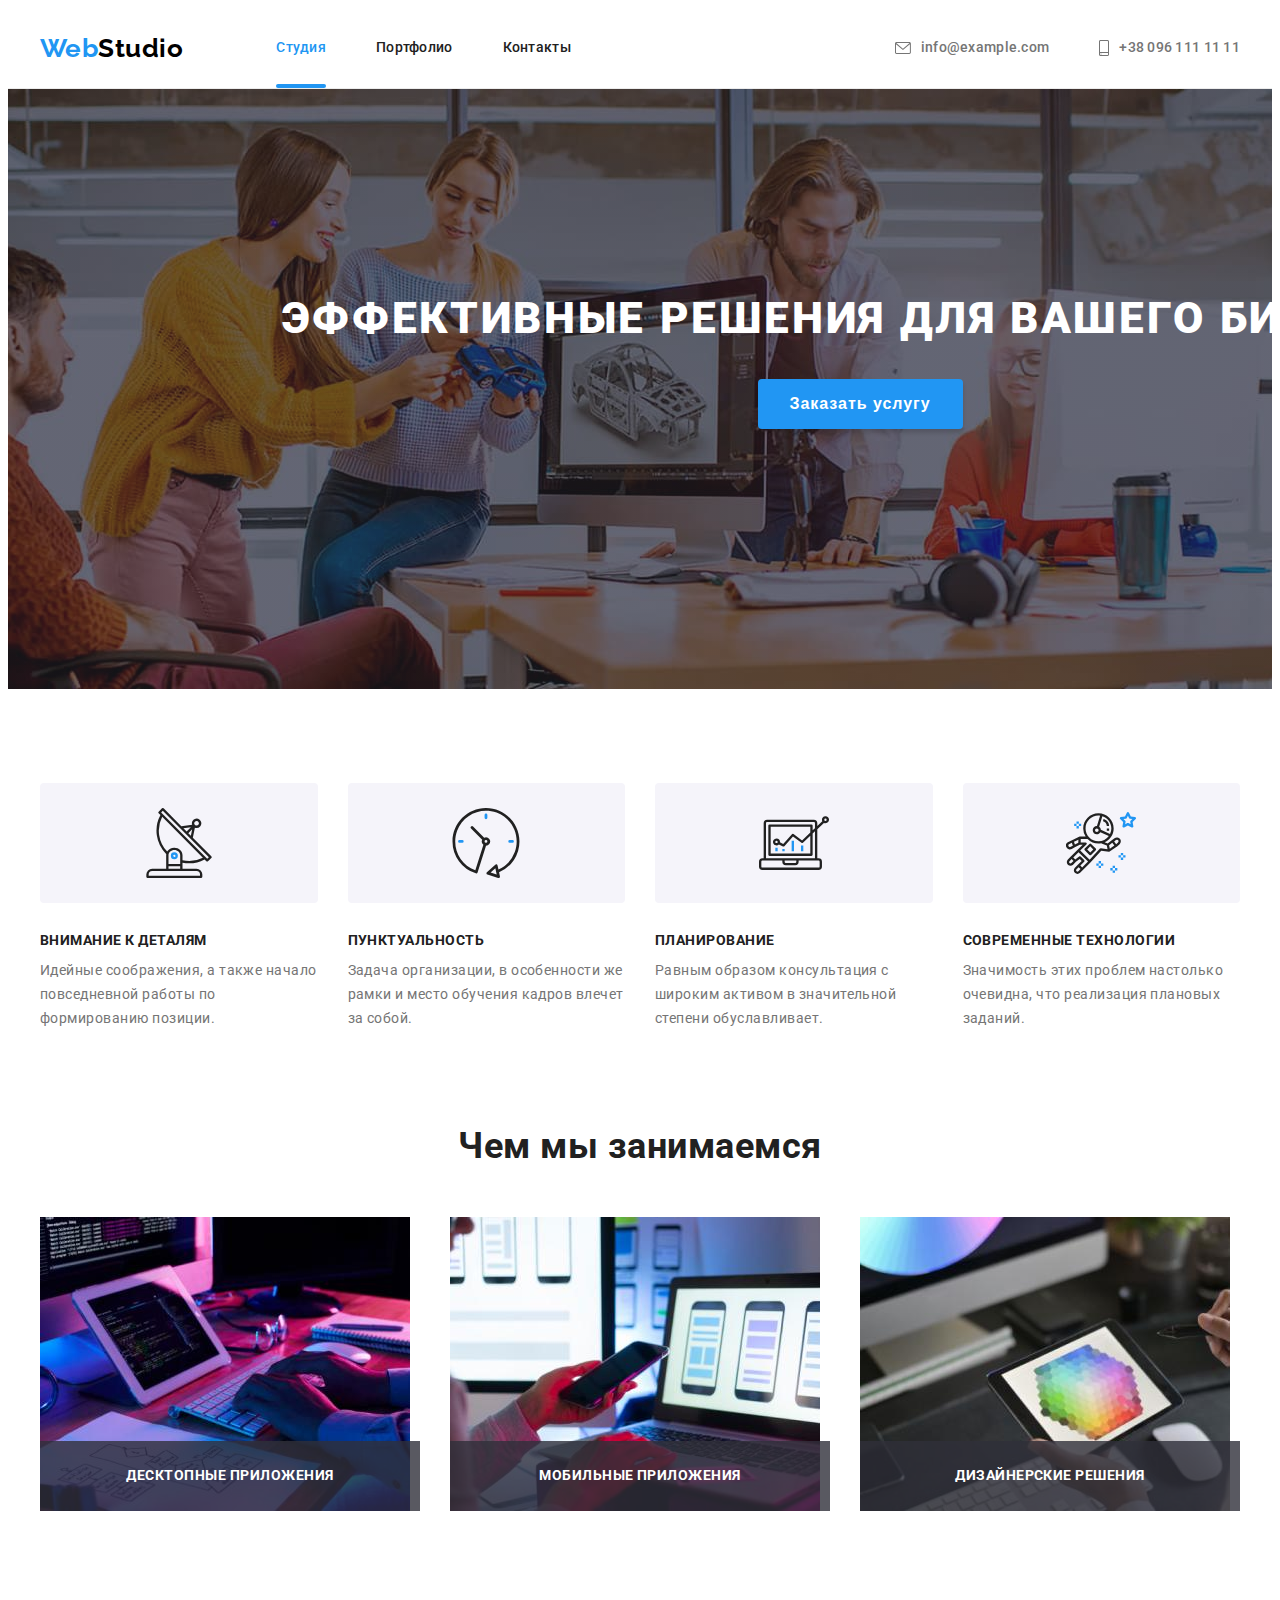
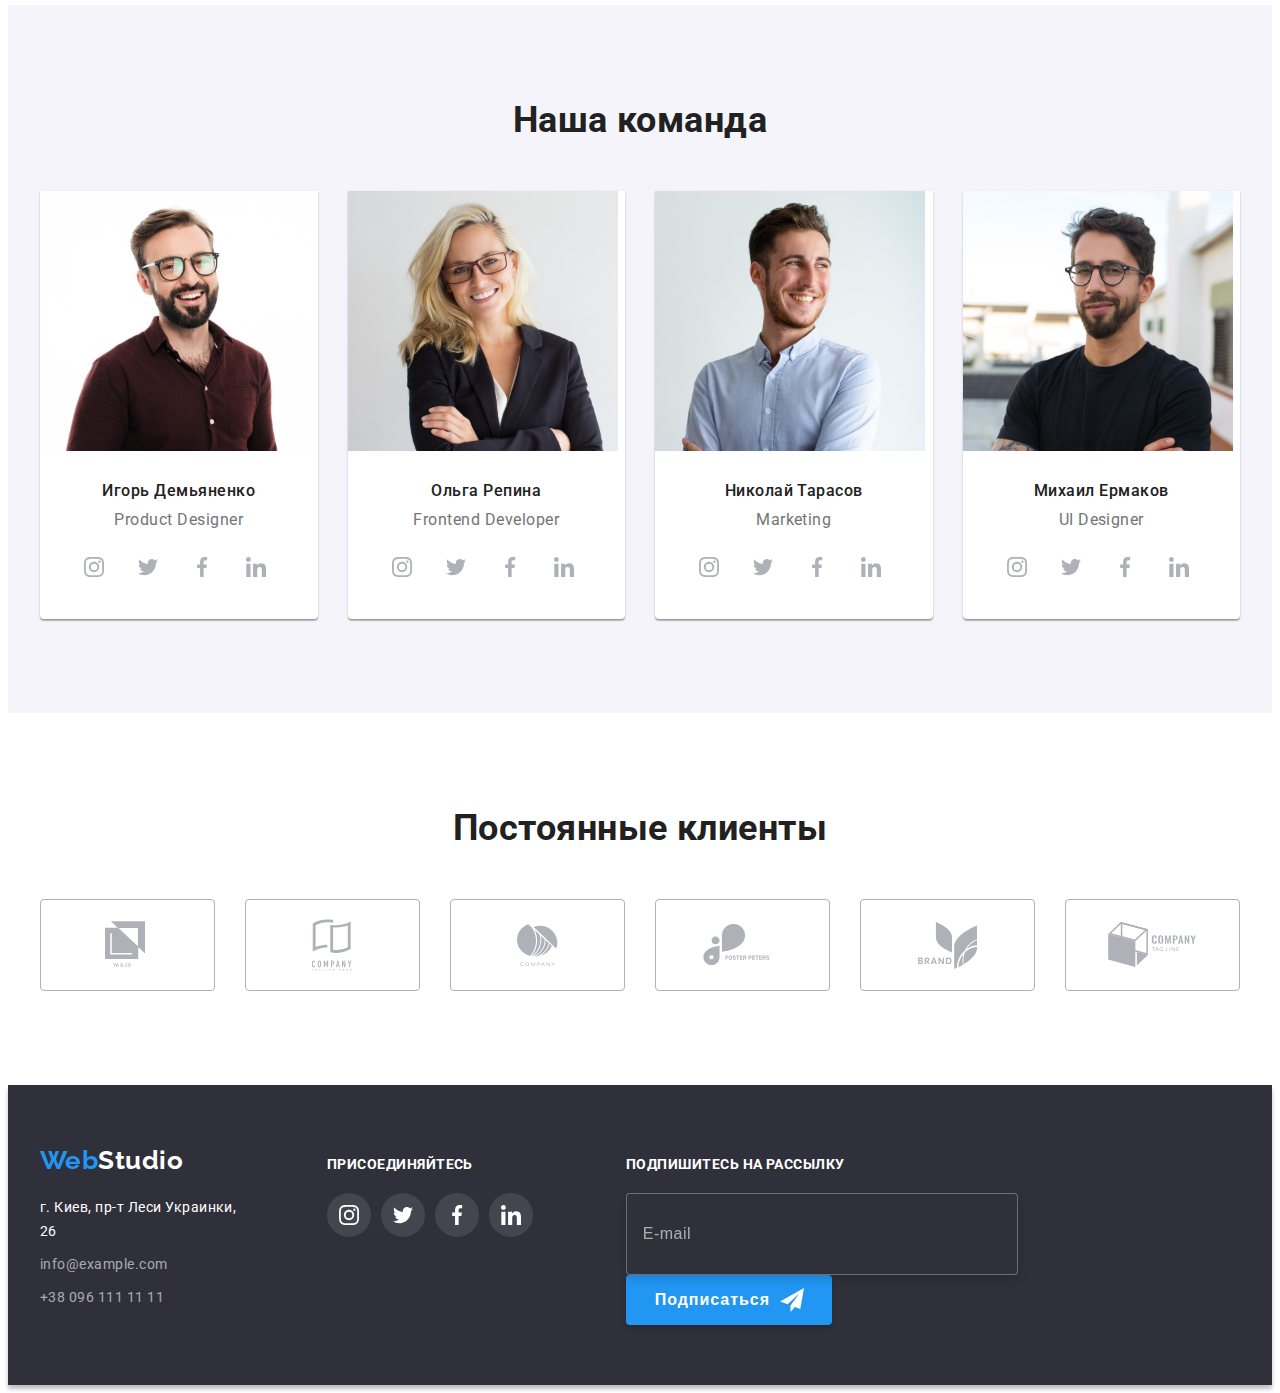
<file: index.html>
<!DOCTYPE html>
<html lang="ru">
  <head>
    <meta charset="UTF-8" />
    <meta http-equiv="X-UA-Compatible" content="IE=edge" />
    <meta name="viewport" content="width=device-width, initial-scale=1.0" />
    <title>Вебстудия</title>
    <link rel="preconnect" href="https://fonts.gstatic.com" />
    <link
      href="https://fonts.googleapis.com/css2?family=Raleway:wght@700&family=Roboto:wght@400;500;700;900&display=swap"
      rel="stylesheet"
    />
    <link
      rel="stylesheet"
      href="https://cdnjs.cloudflare.com/ajax/libs/modern-normalize/1.0.0/modern-normalize.min.css"
      integrity="sha512-ISS7cAi1PEhQ8jnbJpJZMd29NlhNj4AWYyLOSp2CE/CsHxTCu+r+t0D2yoJudVrd0/8fTVPUVDzY5Tvli75u/g=="
      crossorigin="anonymous"
    />
    <link rel="stylesheet" href="./css/styles.css" />
  </head>
  <body>
    <header class="header">
      <div class="container">
        <nav class="header-nav">
          <a class="logo link" href="./index.html" lang="en">
            <span class="logo-part">Web</span>Studio
          </a>
          <ul class="header-nav-menu list">
            <li class="header-item">
              <a class="header-link link active" href="./index.html">Студия</a>
            </li>
            <li class="header-item">
              <a class="header-link link" href="./portfolio.html">Портфолио</a>
            </li>
            <li class="header-item">
              <a class="header-link link" href="">Контакты</a>
            </li>
          </ul>
        </nav>
        <ul class="header-auth list">
          <li class="header-item">
            <a class="header-link link" href="mailto:info@example.com">
              <svg class="header-icon" width="16" height="12">
                <use href="./images/sprite.svg#envelope"></use>
              </svg>
              info@example.com</a
            >
          </li>
          <li class="header-item">
            <a class="header-link link" href="tel:+380961111111">
              <svg class="header-icon" width="10" height="16">
                <use href="./images/sprite.svg#smartphone"></use>
              </svg>
              +38 096 111 11 11
            </a>
          </li>
        </ul>
      </div>
    </header>

    <main>
      <!--HERO-->
      <section class="hero overlay">
        <div class="container">
          <h1 class="hero-title">Эффективные решения для вашего бизнеса</h1>
          <button class="hero-btn" type="button" data-modal-open>
            Заказать услугу
          </button>
        </div>
      </section>

      <!-- FEATURES-->

      <section class="features section">
        <h2 class="suptitle visually-hidden">Особенности</h2>
        <div class="container">
          <ul class="features-list list">
            <li class="features-item">
              <div class="features-item-icon">
                <svg class="icon" width="70" height="70">
                  <use href="./images/sprite.svg#antenna"></use>
                </svg>
              </div>
              <h3 class="features-item-title subtitle">Внимание к деталям</h3>
              <p class="features-item-desc">
                Идейные соображения, а также начало повседневной работы по
                формированию позиции.
              </p>
            </li>
            <li class="features-item">
              <div class="features-item-icon">
                <svg class="icon" width="70" height="70">
                  <use href="./images/sprite.svg#clock"></use>
                </svg>
              </div>

              <h3 class="features-item-title subtitle">Пунктуальность</h3>
              <p class="features-item-desc">
                Задача организации, в особенности же рамки и место обучения
                кадров влечет за собой.
              </p>
            </li>
            <li class="features-item">
              <div class="features-item-icon">
                <svg class="icon" width="70" height="70">
                  <use href="./images/sprite.svg#diagram"></use>
                </svg>
              </div>

              <h3 class="features-item-title subtitle">Планирование</h3>
              <p class="features-item-desc">
                Равным образом консультация с широким активом в значительной
                степени обуславливает.
              </p>
            </li>
            <li class="features-item">
              <div class="features-item-icon">
                <svg class="icon" width="70" height="70">
                  <use href="./images/sprite.svg#astronaut"></use>
                </svg>
              </div>
              <h3 class="features-item-title subtitle">
                Современные технологии
              </h3>
              <p class="features-item-desc">
                Значимость этих проблем настолько очевидна, что реализация
                плановых заданий.
              </p>
            </li>
          </ul>
        </div>
      </section>

      <!--TEAM PRODUCTION-->
      <section class="about section">
        <div class="container">
          <h2 class="suptitle">Чем мы занимаемся</h2>
          <ul class="about-list list">
            <li class="about-list-item">
              <img
                class="about-list-img"
                src="./images/img-1.jpg"
                alt="Человек набирает текст на телефоне"
                width="370"
                height="294"
              />
              <p class="about-list-desc subtitle">Десктопные приложения</p>
            </li>
            <li class="about-list-item">
              <img
                class="about-list-img"
                src="./images/img-2.jpg"
                alt="Телефон в руке возле компьютера"
                width="370"
                height="294"
              />
              <p class="about-list-desc subtitle">Мобильные приложения</p>
            </li>
            <li class="about-list-item">
              <img
                class="about-list-img"
                src="./images/img-3.jpg"
                alt="Подбор цвета в приложении на планшете"
                width="370"
                height="294"
              />
              <p class="about-list-desc subtitle">Дизайнерские решения</p>
            </li>
          </ul>
        </div>
      </section>

      <!--TEAM-->
      <section class="team section">
        <div class="container">
          <h2 class="suptitle">Наша команда</h2>
          <ul class="team-list list">
            <li class="team-list-item">
              <img
                class="team-list-img"
                src="./images/foto-1.jpg"
                alt="Фото члена команды"
                width="270"
                height="260"
              />
              <div class="team-list-heading">
                <h3 class="team-list-title">Игорь Демьяненко</h3>
                <p class="team-list-desc" lang="en">Product Designer</p>
                <ul class="icon-list-messenger list">
                  <li class="icon-app">
                    <a class="icon-app-messenger link" href="">
                      <svg class="icon-messenger" width="20" height="20">
                        <use href="./images/sprite.svg#instagram"></use>
                      </svg>
                    </a>
                  </li>
                  <li class="icon-app">
                    <a class="icon-app-messenger link" href="">
                      <svg class="icon-messenger" width="20" height="20">
                        <use href="./images/sprite.svg#twitter"></use>
                      </svg>
                    </a>
                  </li>
                  <li class="icon-app">
                    <a class="icon-app-messenger link" href="">
                      <svg class="icon-messenger" width="20" height="20">
                        <use href="./images/sprite.svg#facebook"></use>
                      </svg>
                    </a>
                  </li>
                  <li class="icon-app">
                    <a class="icon-app-messenger link" href="">
                      <svg class="icon-messenger" width="20" height="20">
                        <use href="./images/sprite.svg#linkedin"></use>
                      </svg>
                    </a>
                  </li>
                </ul>
              </div>
            </li>
            <li class="team-list-item">
              <img
                class="team-list-img"
                src="./images/foto-2.jpg"
                alt="Фото члена команды"
                width="270"
                height="260"
              />
              <div class="team-list-heading">
                <h3 class="team-list-title">Ольга Репина</h3>
                <p class="team-list-desc" lang="en">Frontend Developer</p>
                <ul class="icon-list-messenger list">
                  <li class="icon-app">
                    <a class="icon-app-messenger link" href="">
                      <svg class="icon-messenger" width="20" height="20">
                        <use href="./images/sprite.svg#instagram"></use>
                      </svg>
                    </a>
                  </li>
                  <li class="icon-app">
                    <a class="icon-app-messenger link" href="">
                      <svg class="icon-messenger" width="20" height="20">
                        <use href="./images/sprite.svg#twitter"></use>
                      </svg>
                    </a>
                  </li>
                  <li class="icon-app">
                    <a class="icon-app-messenger link" href="">
                      <svg class="icon-messenger" width="20" height="20">
                        <use href="./images/sprite.svg#facebook"></use>
                      </svg>
                    </a>
                  </li>
                  <li class="icon-app">
                    <a class="icon-app-messenger link" href="">
                      <svg class="icon-messenger" width="20" height="20">
                        <use href="./images/sprite.svg#linkedin"></use>
                      </svg>
                    </a>
                  </li>
                </ul>
              </div>
            </li>
            <li class="team-list-item">
              <img
                class="team-list-img"
                src="./images/foto-3.jpg"
                alt="Фото члена команды"
                width="270"
                height="260"
              />
              <div class="team-list-heading">
                <h3 class="team-list-title">Николай Тарасов</h3>
                <p class="team-list-desc" lang="en">Marketing</p>
                <ul class="icon-list-messenger list">
                  <li class="icon-app">
                    <a class="icon-app-messenger link" href="">
                      <svg class="icon-messenger" width="20" height="20">
                        <use href="./images/sprite.svg#instagram"></use>
                      </svg>
                    </a>
                  </li>
                  <li class="icon-app">
                    <a class="icon-app-messenger link" href="">
                      <svg class="icon-messenger" width="20" height="20">
                        <use href="./images/sprite.svg#twitter"></use>
                      </svg>
                    </a>
                  </li>
                  <li class="icon-app">
                    <a class="icon-app-messenger link" href="">
                      <svg class="icon-messenger" width="20" height="20">
                        <use href="./images/sprite.svg#facebook"></use>
                      </svg>
                    </a>
                  </li>
                  <li class="icon-app">
                    <a class="icon-app-messenger link" href="">
                      <svg class="icon-messenger" width="20" height="20">
                        <use href="./images/sprite.svg#linkedin"></use>
                      </svg>
                    </a>
                  </li>
                </ul>
              </div>
            </li>
            <li class="team-list-item">
              <img
                class="team-list-img"
                src="./images/foto-4.jpg"
                alt="Фото члена команды"
                width="270"
                height="260"
              />
              <div class="team-list-heading">
                <h3 class="team-list-title">Михаил Ермаков</h3>
                <p class="team-list-desc" lang="en">UI Designer</p>
                <ul class="icon-list-messenger list">
                  <li class="icon-app">
                    <a class="icon-app-messenger link" href="">
                      <svg class="icon-messenger" width="20" height="20">
                        <use href="./images/sprite.svg#instagram"></use>
                      </svg>
                    </a>
                  </li>
                  <li class="icon-app">
                    <a class="icon-app-messenger link" href="">
                      <svg class="icon-messenger" width="20" height="20">
                        <use href="./images/sprite.svg#twitter"></use>
                      </svg>
                    </a>
                  </li>
                  <li class="icon-app">
                    <a class="icon-app-messenger link" href="">
                      <svg class="icon-messenger" width="20" height="20">
                        <use href="./images/sprite.svg#facebook"></use>
                      </svg>
                    </a>
                  </li>
                  <li class="icon-app">
                    <a class="icon-app-messenger link" href="">
                      <svg class="icon-messenger" width="20" height="20">
                        <use href="./images/sprite.svg#linkedin"></use>
                      </svg>
                    </a>
                  </li>
                </ul>
              </div>
            </li>
          </ul>
        </div>
      </section>

      <!-- CLIENTS -->
      <section class="clients section">
        <div class="container">
          <h2 class="suptitle">Постоянные клиенты</h2>
          <ul class="clients-list list">
            <li class="clients-list-item">
              <a class="clients-list-link link" href="">
                <svg class="icon-client" width="44.27" height="49.23">
                  <use href="./images/sprite.svg#client-1"></use>
                </svg>
              </a>
            </li>
            <li class="clients-list-item">
              <a class="clients-list-link link" href="">
                <svg class="icon-client" width="40" height="52">
                  <use href="./images/sprite.svg#client-2"></use>
                </svg>
              </a>
            </li>
            <li class="clients-list-item">
              <a class="clients-list-link link" href="">
                <svg class="icon-client" width="41" height="42.6">
                  <use href="./images/sprite.svg#client-3"></use>
                </svg>
              </a>
            </li>
            <li class="clients-list-item">
              <a class="clients-list-link link" href="">
                <svg class="icon-client" width="79.66" height="42.02">
                  <use href="./images/sprite.svg#client-4"></use>
                </svg>
              </a>
            </li>
            <li class="clients-list-item">
              <a class="clients-list-link link" href="">
                <svg class="icon-client" width="59" height="47">
                  <use href="./images/sprite.svg#client-5"></use>
                </svg>
              </a>
            </li>
            <li class="clients-list-item">
              <a class="clients-list-link link" href="">
                <svg class="icon-client" width="88.48" height="45.44">
                  <use href="./images/sprite.svg#client-6"></use>
                </svg>
              </a>
            </li>
          </ul>
        </div>
      </section>
    </main>

    <footer class="footer">
      <div class="container">
        <div class="footer-address">
          <a class="logo bottom link" href="./index.html" lang="en">
            <span class="logo-part">Web</span>Studio
          </a>
          <address class="address">
            <ul class="address-list list">
              <li class="address-list-item">
                <a
                  class="address-list-link-gmaps link"
                  href="https://goo.gl/maps/zEipnjbdjEoZz8kJ8"
                  target="_blank"
                  rel="noopener noreferrer"
                  >г. Киев, пр-т Леси Украинки, 26</a
                >
              </li>
              <li class="address-list-item">
                <a class="address-list-link link" href="mailto:info@example.com"
                  >info@example.com</a
                >
              </li>
              <li class="address-list-item">
                <a class="address-list-link link" href="tel:+380961111111"
                  >+38 096 111 11 11</a
                >
              </li>
            </ul>
          </address>
        </div>
        <div class="footer-join-links">
          <p class="footer-links-title subtitle">Присоединяйтесь</p>
          <ul class="icon-list-messenger list">
            <li class="icon-app">
              <a class="icon-app-messenger link" href="">
                <svg class="icon-messenger" width="20" height="20">
                  <use href="./images/sprite.svg#instagram"></use>
                </svg>
              </a>
            </li>
            <li class="icon-app">
              <a class="icon-app-messenger link" href="">
                <svg class="icon-messenger" width="20" height="20">
                  <use href="./images/sprite.svg#twitter"></use>
                </svg>
              </a>
            </li>
            <li class="icon-app">
              <a class="icon-app-messenger link" href="">
                <svg class="icon-messenger" width="20" height="20">
                  <use href="./images/sprite.svg#facebook"></use>
                </svg>
              </a>
            </li>
            <li class="icon-app">
              <a class="icon-app-messenger link" href="">
                <svg class="icon-messenger" width="20" height="20">
                  <use href="./images/sprite.svg#linkedin"></use>
                </svg>
              </a>
            </li>
          </ul>
        </div>

        <div class="signup">
          <form name="signup-form">
            <label class="signup-title subtitle" for="email">
              Подпишитесь на рассылку
            </label>
            <input
              class="signup-input"
              type="email"
              name="email"
              id="email"
              placeholder="E-mail"
            />
            <button class="signup-btn" type="submit">
              Подписаться
              <svg class="signup-icon" width="24" height="24">
                <use href="./images/icons.svg#send"></use>
              </svg>
            </button>
          </form>
        </div>
      </div>
    </footer>

    <div class="backdrop is-hidden" data-modal>
      <div class="modal">
        <button class="modal-icon" data-modal-close>
          <svg class="modal-icon-close" width="11" height="11">
            <use href="./images/sprite.svg#modal-close"></use>
          </svg>
        </button>
        <form class="form-submit">
          <b class="form-title">Оставьте свои данные, мы вам перезвоним</b>

          <div class="form-field">
            <label class="form-field-title" for="username"> Имя </label>
            <div class="input-wrapper">
              <input
                class="form-input"
                type="text"
                name="username"
                id="username"
              />
              <svg class="form-icon" width="18" height="18">
                <use href="./images/icons.svg#person"></use>
              </svg>
            </div>
          </div>

          <div class="form-field">
            <label class="form-field-title" for="tel"> Телефон </label>
            <div class="input-wrapper">
              <input class="form-input" type="tel" name="tel" id="tel" />
              <svg class="form-icon" width="18" height="18">
                <use href="./images/icons.svg#phone"></use>
              </svg>
            </div>
          </div>

          <div class="form-field">
            <label class="form-field-title" for="e-mail"> Почта </label>
            <div class="input-wrapper">
              <input
                class="form-input"
                type="email"
                name="e-mail"
                id="e-mail"
              />
              <svg class="form-icon" width="18" height="18">
                <use href="./images/icons.svg#mail"></use>
              </svg>
            </div>
          </div>

          <div class="form-field">
            <label class="form-field-title" for="comment"> Комментарий </label>
            <textarea
              class="form-comment"
              name="comment"
              id="comment"
              rows="10"
              placeholder="Введите текст"
            ></textarea>
          </div>

          <label class="form-subscription-label">
            <input
              class="form-subscription-input"
              type="checkbox"
              name="agreement"
              value="approved"
            />
            <svg class="form-subsription-icon" width="16" height="15">
              <use href="./images/icons.svg#check"></use>
            </svg>
            <span>Соглашаюсь с рассылкой и принимаю</span>
            <a class="form-contract-link" href="">Условия договора</a>
          </label>

          <button class="signup-btn" name="submit-btn" type="submit">
            Отправить
          </button>
        </form>
      </div>
    </div>

    <script src="./js/modal.js"></script>
  </body>
</html>
</file>
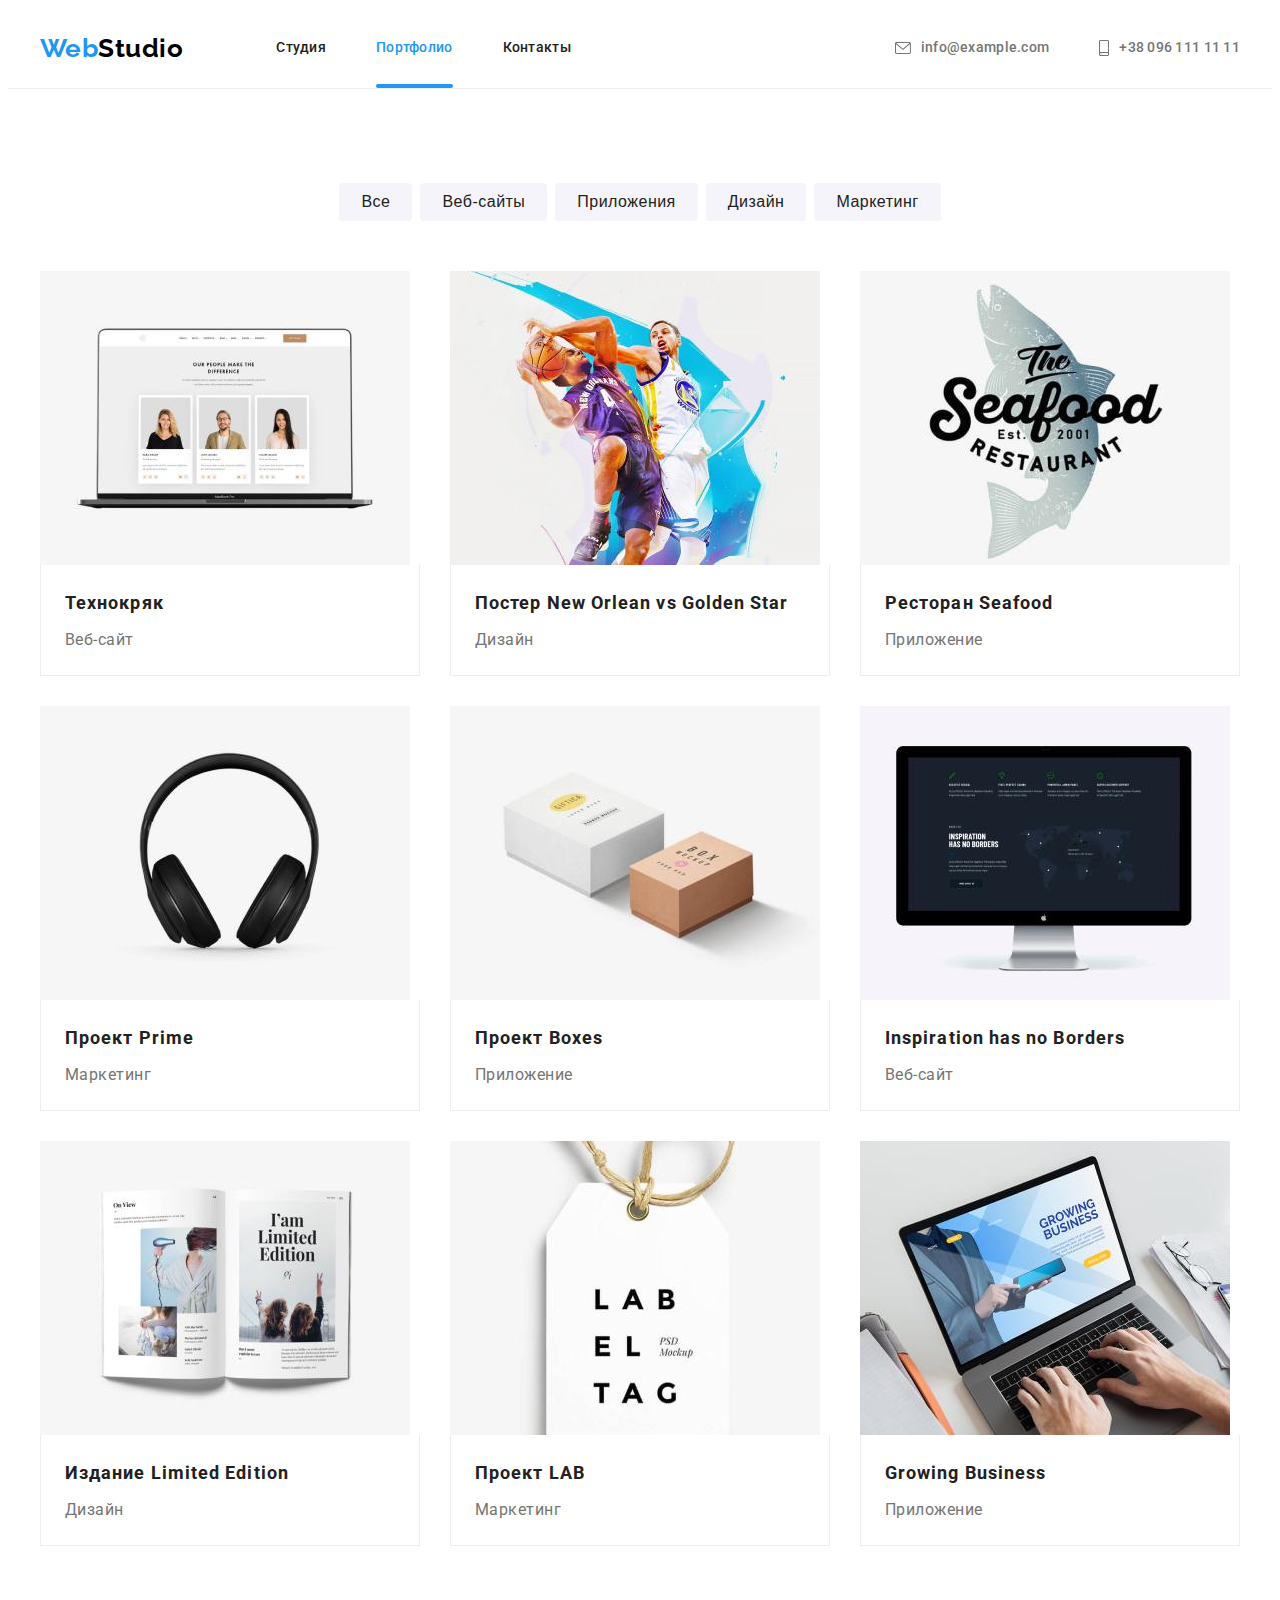
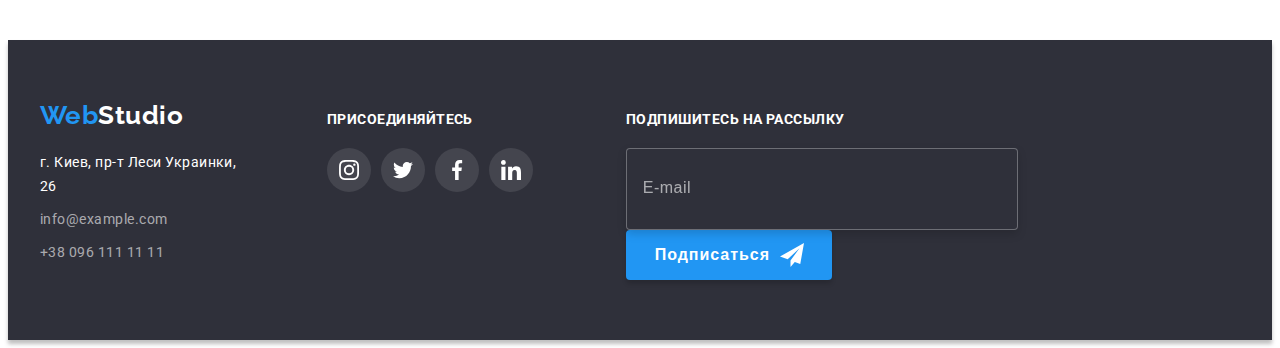
<file: portfolio.html>
<!DOCTYPE html>
<html lang="ru">
  <head>
    <meta charset="UTF-8" />
    <meta http-equiv="X-UA-Compatible" content="IE=edge" />
    <meta name="viewport" content="width=device-width, initial-scale=1.0" />
    <title>Вебстудия</title>
    <link rel="preconnect" href="https://fonts.gstatic.com" />
    <link
      href="https://fonts.googleapis.com/css2?family=Raleway:wght@700&family=Roboto:wght@400;500;700;900&display=swap"
      rel="stylesheet"
    />
    <link
      rel="stylesheet"
      href="https://cdnjs.cloudflare.com/ajax/libs/modern-normalize/1.0.0/modern-normalize.min.css"
      integrity="sha512-ISS7cAi1PEhQ8jnbJpJZMd29NlhNj4AWYyLOSp2CE/CsHxTCu+r+t0D2yoJudVrd0/8fTVPUVDzY5Tvli75u/g=="
      crossorigin="anonymous"
    />
    <link rel="stylesheet" href="./css/styles.css" />
  </head>
  <body>
    <header class="header">
      <div class="container">
        <nav class="header-nav">
          <a class="logo link" href="./index.html" lang="en">
            <span class="logo-part">Web</span>Studio
          </a>
          <ul class="header-nav-menu list">
            <li class="header-item">
              <a class="header-link link" href="./index.html">Студия</a>
            </li>
            <li class="header-item">
              <a class="header-link link active" href="./portfolio.html"
                >Портфолио</a
              >
            </li>
            <li class="header-item">
              <a class="header-link link" href="">Контакты</a>
            </li>
          </ul>
        </nav>
        <ul class="header-auth list">
          <li class="header-item">
            <a class="header-link link" href="mailto:info@example.com">
              <svg class="header-icon" width="16" height="12">
                <use href="./images/sprite.svg#envelope"></use>
              </svg>
              info@example.com</a
            >
          </li>
          <li class="header-item">
            <a class="header-link link" href="tel:+380961111111">
              <svg class="header-icon" width="10" height="16">
                <use href="./images/sprite.svg#smartphone"></use>
              </svg>
              +38 096 111 11 11
            </a>
          </li>
        </ul>
      </div>
    </header>

    <main>
      <h1 class="suptitle visually-hidden">Портфолио</h1>

      <!--SERVICES-->

      <section class="services section">
        <h2 class="suptitle visually-hidden">Проекты работ</h2>

        <div class="container">
          <ul class="projects list">
            <li class="projects-btn">
              <button class="btn" type="button">Все</button>
            </li>
            <li class="projects-btn">
              <button class="btn" type="button">Веб-сайты</button>
            </li>
            <li class="projects-btn">
              <button class="btn" type="button">Приложения</button>
            </li>
            <li class="projects-btn">
              <button class="btn" type="button">Дизайн</button>
            </li>
            <li class="projects-btn">
              <button class="btn" type="button">Маркетинг</button>
            </li>
          </ul>

          <!--CARDS-->

          <ul class="cards list">
            <li class="cards-list">
              <a class="cards-list-item link" href="">
                <div class="cards-list-thumb">
                  <img
                    class="cards-list-img"
                    src="./images/portfolio/project-1.jpg"
                    alt="Ноутбук"
                    width="370"
                    height="294"
                  />
                  <p class="cards-list-overlay">
                    Технокряк это современная площадка распространения
                    коронавируса. Компании используют эту платформу для
                    цифрового шпионажа и атак на защищённые сервера конкурентов.
                  </p>
                </div>
                <div class="sub-desc">
                  <h3 class="cards-list-title subtitle">Технокряк</h3>
                  <p class="cards-list-desc">Веб-сайт</p>
                </div>
              </a>
            </li>
            <li class="cards-list">
              <a class="cards-list-item link" href="">
                <div class="cards-list-thumb">
                  <img
                    class="cards-list-img"
                    src="./images/portfolio/project-2.jpg"
                    alt="Два баскетболиста"
                    width="370"
                    height="294"
                  />
                  <p class="cards-list-overlay">
                    Технокряк это современная площадка распространения
                    коронавируса. Компании используют эту платформу для
                    цифрового шпионажа и атак на защищённые сервера конкурентов.
                  </p>
                </div>
                <div class="sub-desc">
                  <h3 class="cards-list-title subtitle">
                    Постер <span lang="en">New Orlean vs Golden Star</span>
                  </h3>
                  <p class="cards-list-desc">Дизайн</p>
                </div>
              </a>
            </li>
            <li class="cards-list">
              <a class="cards-list-item link" href="">
                <div class="cards-list-thumb">
                  <img
                    class="cards-list-img"
                    src="./images/portfolio/project-3.jpg"
                    alt="Эмблема ресторана"
                    width="370"
                    height="294"
                  />
                  <p class="cards-list-overlay">
                    Технокряк это современная площадка распространения
                    коронавируса. Компании используют эту платформу для
                    цифрового шпионажа и атак на защищённые сервера конкурентов.
                  </p>
                </div>
                <div class="sub-desc">
                  <h3 class="cards-list-title subtitle">
                    Ресторан <span lang="en">Seafood</span>
                  </h3>
                  <p class="cards-list-desc">Приложение</p>
                </div>
              </a>
            </li>
            <li class="cards-list">
              <a class="cards-list-item link" href="">
                <div class="cards-list-thumb">
                  <img
                    class="cards-list-img"
                    src="./images/portfolio/project-4.jpg"
                    alt="Наушники"
                    width="370"
                    height="294"
                  />
                  <p class="cards-list-overlay">
                    Технокряк это современная площадка распространения
                    коронавируса. Компании используют эту платформу для
                    цифрового шпионажа и атак на защищённые сервера конкурентов.
                  </p>
                </div>
                <div class="sub-desc">
                  <h3 class="cards-list-title subtitle">
                    Проект <span lang="en">Prime</span>
                  </h3>
                  <p class="cards-list-desc">Маркетинг</p>
                </div>
              </a>
            </li>
            <li class="cards-list">
              <a class="cards-list-item link" href="">
                <div class="cards-list-thumb">
                  <img
                    class="cards-list-img"
                    src="./images/portfolio/project-5.jpg"
                    alt="Коричневая и белая коробки"
                    width="370"
                    height="294"
                  />
                  <p class="cards-list-overlay">
                    Технокряк это современная площадка распространения
                    коронавируса. Компании используют эту платформу для
                    цифрового шпионажа и атак на защищённые сервера конкурентов.
                  </p>
                </div>
                <div class="sub-desc">
                  <h3 class="cards-list-title subtitle">
                    Проект <span lang="en">Boxes</span>
                  </h3>
                  <p class="cards-list-desc">Приложение</p>
                </div>
              </a>
            </li>
            <li class="cards-list">
              <a class="cards-list-item link" href="">
                <div class="cards-list-thumb">
                  <img
                    class="cards-list-img"
                    src="./images/portfolio/project-6.jpg"
                    alt="Монитор компьютера"
                    width="370"
                    height="294"
                  />
                  <p class="cards-list-overlay">
                    Технокряк это современная площадка распространения
                    коронавируса. Компании используют эту платформу для
                    цифрового шпионажа и атак на защищённые сервера конкурентов.
                  </p>
                </div>
                <div class="sub-desc">
                  <h3 class="cards-list-title subtitle" lang="en">
                    Inspiration has no Borders
                  </h3>
                  <p class="cards-list-desc">Веб-сайт</p>
                </div>
              </a>
            </li>
            <li class="cards-list">
              <a class="cards-list-item link" href="">
                <div class="cards-list-thumb">
                  <img
                    class="cards-list-img"
                    src="./images/portfolio/project-7.jpg"
                    alt="Книга"
                    width="370"
                    height="294"
                  />
                  <p class="cards-list-overlay">
                    Технокряк это современная площадка распространения
                    коронавируса. Компании используют эту платформу для
                    цифрового шпионажа и атак на защищённые сервера конкурентов.
                  </p>
                </div>
                <div class="sub-desc">
                  <h3 class="cards-list-title subtitle">
                    Издание <span lang="en">Limited Edition</span>
                  </h3>
                  <p class="cards-list-desc">Дизайн</p>
                </div>
              </a>
            </li>
            <li class="cards-list">
              <a class="cards-list-item link" href="">
                <div class="cards-list-thumb">
                  <img
                    class="cards-list-img"
                    src="./images/portfolio/project-8.jpg"
                    alt="Этикетка"
                    width="370"
                    height="294"
                  />
                  <p class="cards-list-overlay">
                    Технокряк это современная площадка распространения
                    коронавируса. Компании используют эту платформу для
                    цифрового шпионажа и атак на защищённые сервера конкурентов.
                  </p>
                </div>
                <div class="sub-desc">
                  <h3 class="cards-list-title subtitle">
                    Проект <abbr title="label tag" lang="en">LAB</abbr>
                  </h3>
                  <p class="cards-list-desc">Маркетинг</p>
                </div>
              </a>
            </li>
            <li class="cards-list">
              <a class="cards-list-item link" href="">
                <div class="cards-list-thumb">
                  <img
                    class="cards-list-img"
                    src="./images/portfolio/project-9.jpg"
                    alt="Набирает текст на ноутбуке"
                    width="370"
                    height="294"
                  />
                  <p class="cards-list-overlay">
                    Технокряк это современная площадка распространения
                    коронавируса. Компании используют эту платформу для
                    цифрового шпионажа и атак на защищённые сервера конкурентов.
                  </p>
                </div>
                <div class="sub-desc">
                  <h3 class="cards-list-title subtitle" lang="en">
                    Growing Business
                  </h3>
                  <p class="cards-list-desc">Приложение</p>
                </div>
              </a>
            </li>
          </ul>
        </div>
      </section>
    </main>

    <footer class="footer">
      <div class="container">
        <div class="footer-address">
          <a class="logo bottom link" href="./index.html" lang="en">
            <span class="logo-part">Web</span>Studio
          </a>
          <address class="address">
            <ul class="address-list list">
              <li class="address-list-item">
                <a
                  class="address-list-link-gmaps link"
                  href="https://goo.gl/maps/zEipnjbdjEoZz8kJ8"
                  target="_blank"
                  rel="noopener noreferrer"
                  >г. Киев, пр-т Леси Украинки, 26</a
                >
              </li>
              <li class="address-list-item">
                <a class="address-list-link link" href="mailto:info@example.com"
                  >info@example.com</a
                >
              </li>
              <li class="address-list-item">
                <a class="address-list-link link" href="tel:+380961111111"
                  >+38 096 111 11 11</a
                >
              </li>
            </ul>
          </address>
        </div>
        <div class="footer-join-links">
          <p class="footer-links-title subtitle">Присоединяйтесь</p>
          <ul class="icon-list-messenger list">
            <li class="icon-app">
              <a class="icon-app-messenger link" href="">
                <svg class="icon-messenger" width="20" height="20">
                  <use href="./images/sprite.svg#instagram"></use>
                </svg>
              </a>
            </li>
            <li class="icon-app">
              <a class="icon-app-messenger link" href="">
                <svg class="icon-messenger" width="20" height="20">
                  <use href="./images/sprite.svg#twitter"></use>
                </svg>
              </a>
            </li>
            <li class="icon-app">
              <a class="icon-app-messenger link" href="">
                <svg class="icon-messenger" width="20" height="20">
                  <use href="./images/sprite.svg#facebook"></use>
                </svg>
              </a>
            </li>
            <li class="icon-app">
              <a class="icon-app-messenger link" href="">
                <svg class="icon-messenger" width="20" height="20">
                  <use href="./images/sprite.svg#linkedin"></use>
                </svg>
              </a>
            </li>
          </ul>
        </div>

        <div class="signup">
          <form name="signup-form">
            <label class="signup-title subtitle" for="email">
              Подпишитесь на рассылку
            </label>
            <input
              class="signup-input"
              type="email"
              name="email"
              id="email"
              placeholder="E-mail"
            />
            <button
              class="signup-btn modal-open"
              type="button"
              data-modal-portfolio
            >
              Подписаться
              <svg class="signup-icon" width="24" height="24">
                <use href="./images/icons.svg#send"></use>
              </svg>
            </button>
          </form>
        </div>
      </div>
    </footer>

  </body>
</html>
</file>
<file: css/styles.css>
:root {
  --primaryFont: 'Roboto', sans-serif;
  --secondaryFont: 'Raleway', sans-serif;

  --activeLinkColor: #2196f3;
  --primaryTextColor: #757575;
  --secondaryTextColor: #212121;
  --whiteTextColor: #ffffff;

  --transitionColor: color 250ms cubic-bezier(0.4, 0, 0.2, 1);
  --transitionBg: background-color 250ms cubic-bezier(0.4, 0, 0.2, 1);
}

body {
  font-family: var(--primaryFont);
  letter-spacing: 0.03em;
  color: var(--primaryTextColor);
  background-color: var(--whiteTextColor);
}

h1,
h2,
h3,
ul,
p {
  padding: 0;
  margin: 0;
}

img {
  display: block;
  max-width: 100%;
}

/* +++++++ COMPONENTS +++++++ */

.container {
  width: 1200px;
  margin: 0 auto;
  padding: 0 15px;
}

.section {
  padding-top: 94px;
  padding-bottom: 94px;
}

.backdrop {
  position: fixed;
  top: 0;
  left: 0;

  width: 100%;
  height: 100%;
  background-color: rgba(0, 0, 0, 0.2);

  opacity: 1;
  transition: opacity 250ms cubic-bezier(0.4, 0, 0.2, 1);
}

.backdrop.is-hidden {
  visibility: hidden;
  opacity: 0;
  pointer-events: none;
}

.backdrop.is-hidden .modal {
  transform: translate(-50%, -50%) scale(0.5);
}

.modal {
  position: absolute;
  top: 50%;
  left: 50%;

  min-width: 528px;
  min-height: 581px;
  padding: 40px;

  transform: translate(-50%, -50%) scale(1);
  transition: transform 250ms cubic-bezier(0.4, 0, 0.2, 1);

  background-color: #ffffff;
  box-shadow: 0px 1px 3px rgba(0, 0, 0, 0.12), 0px 1px 1px rgba(0, 0, 0, 0.14),
    0px 2px 1px rgba(0, 0, 0, 0.2);
  border-radius: 4px;
}

.modal-icon {
  position: absolute;
  top: 8px;
  right: 8px;

  display: flex;
  justify-content: center;
  align-items: center;
  width: 30px;
  height: 30px;

  color: #000000;
  background-color: #ffffff;

  border-radius: 50%;
  border: 1px solid rgba(0, 0, 0, 0.1);

  transition: var(--transitionColor);

  cursor: pointer;
}

.modal-icon-close {
  fill: currentColor;
}

.modal-icon:hover,
.modal-icon:focus {
  color: var(--activeLinkColor);
}

.modal .signup-btn {
  display: block;
  margin: 0 auto;
  padding: 10px 55px;
}

.form-title {
  display: inline-block;
  margin-bottom: 12px;

  font-weight: 700;
  font-size: 20px;
  line-height: 1.15;
  text-align: center;
  letter-spacing: 0.03em;
  color: var(--secondaryTextColor);
}

.form-field {
  display: flex;
  flex-direction: column;
  margin-bottom: 10px;

  color: var(--primaryTextColor);
}

.input-wrapper {
  position: relative;
  color: var(--secondaryTextColor);
}

.form-icon {
  position: absolute;
  top: 11px;
  left: 12px;

  fill: currentColor;
}

.form-field-title {
  margin-bottom: 4px;

  font-weight: 400;
  font-size: 12px;
  line-height: 1.17;
  letter-spacing: 0.01em;
}

.form-input {
  min-height: 40px;
  padding-left: 42px;
  width: 100%;

  border: 1px solid rgba(33, 33, 33, 0.2);
  border-radius: 4px;

  transition: border 250ms cubic-bezier(0.4, 0, 0.2, 1);
}

.form-input:focus,
.form-comment:focus {
  border: 1px solid var(--activeLinkColor);
  outline: none;
}

.form-input + .form-icon {
  color: var(--secondaryTextColor);

  transition: var(--transitionColor);
}

.form-input:focus + .form-icon {
  color: var(--activeLinkColor);
}

.form-comment {
  padding: 12px 16px;

  border: 1px solid rgba(33, 33, 33, 0.2);
  border-radius: 4px;

  resize: none;

  transition: border 250ms cubic-bezier(0.4, 0, 0.2, 1);
}

.form-comment::placeholder {
  font-weight: 400;
  font-size: 12px;
  line-height: 1.17;
  letter-spacing: 0.01em;

  color: rgba(117, 117, 117, 0.5);
}

.form-subscription-input {
  /* -webkit-appearance: none;
  -moz-appearance: none;
  appearance: none; */

  position: absolute;
  width: 1px;
  height: 1px;
  margin: -1px;
  border: 0;
  padding: 0;

  white-space: nowrap;
  clip-path: inset(100%);
  clip: rect(0 0 0 0);
  overflow: hidden;
}

.form-subscription-input:checked + .form-subsription-icon {
  background-color: var(--activeLinkColor);
  border: var(--activeLinkColor);
  fill: var(--whiteTextColor);
}

.form-subsription-icon {
  fill: none;
  margin-right: 7px;
  border: 2px solid var(--secondaryTextColor);
  border-radius: 2px;
}

.form-subscription-label {
  display: flex;
  align-items: center;
  justify-content: center;
  margin-bottom: 30px;

  font-weight: 400;
  font-size: 14px;
  line-height: 1.71;

  cursor: pointer;
}

.form-contract-link {
  color: var(--activeLinkColor);
  margin-left: 5px;
}

.list {
  list-style: none;
}

.link {
  text-decoration: none;
}

.link.active,
.header-link.link:hover,
.header-link.link:focus {
  color: var(--activeLinkColor);
}

.btn:hover,
.btn:focus {
  color: var(--whiteTextColor);

  background-color: var(--activeLinkColor);
  box-shadow: 0px 3px 1px rgba(0, 0, 0, 0.1), 0px 1px 2px rgba(0, 0, 0, 0.08),
    0px 2px 2px rgba(0, 0, 0, 0.12);
  border-radius: 4px;
}

.suptitle {
  margin-bottom: 50px;

  font-weight: 700;
  font-size: 36px;
  line-height: 1.17;
  text-align: center;
  color: var(--secondaryTextColor);
}

.subtitle {
  font-weight: 700;
  color: var(--secondaryTextColor);
}

.visually-hidden {
  position: absolute;
  width: 1px;
  height: 1px;
  margin: -1px;
  border: 0;
  padding: 0;

  white-space: nowrap;
  clip-path: inset(100%);
  clip: rect(0 0 0 0);
  overflow: hidden;
}

/* +++++++ COMPONENTS END +++++++ */

/* +++++++ HEADER +++++++ */

.header {
  border-bottom: 1px solid #ececec;
}

.header-nav,
.header-nav-menu,
.header-auth,
.header .container {
  display: flex;
  align-items: center;
}

.header-nav .logo {
  margin-right: 93px;
}

.header-item .header-link {
  position: relative;

  display: block;
  padding-top: 32px;
  padding-bottom: 32px;
}

.header-nav .header-item:not(:last-child) {
  margin-right: 50px;
}

.header-auth {
  margin-left: auto;
}

.header-auth .header-item:not(:first-child) {
  margin-left: 50px;
}

.logo {
  font-family: var(--secondaryFont);
  font-weight: 700;
  font-size: 26px;
  line-height: 1.19;
  color: #000000;
}

.logo-part {
  color: var(--activeLinkColor);
}

.header-link {
  font-weight: 500;
  font-size: 14px;
  line-height: 1.14;
  letter-spacing: 0.02em;
  color: var(--secondaryTextColor);

  transition: var(--transitionColor);
}

.link.active::after {
  content: '';

  position: absolute;

  display: block;
  width: 100%;
  height: 4px;
  bottom: 0;

  background: #2196f3;
  border-radius: 2px;
}

.header-auth .header-link {
  display: inline-flex;
  align-items: center;

  color: var(--primaryTextColor);

  transition: var(--transitionColor);
}

.header-item {
  font-size: 14px;
  line-height: 1.14;
}

.header-icon {
  margin-right: 10px;

  fill: currentColor;
}

.header-link:hover .header-icon,
.header-link:focus .header-icon {
  color: var(--activeLinkColor);
}
/* +++++++ HEADER END +++++++ */

/* +++++++ HERO +++++++ */

.hero {
  background-color: #2f303a;
}

.hero .container {
  padding: 200px 252px;

  text-align: center;
}

.hero-title {
  margin-bottom: 30px;

  font-weight: 900;
  font-size: 44px;
  line-height: 1.36;
  text-align: center;
  letter-spacing: 0.06em;
  text-transform: uppercase;
  color: var(--whiteTextColor);
}

.hero-btn {
  padding: 10px 32px;

  font-weight: 700;
  font-size: 16px;
  line-height: 1.87;
  letter-spacing: 0.06em;
  color: var(--whiteTextColor);

  background-color: var(--activeLinkColor);
  box-shadow: 0px 4px 4px rgba(0, 0, 0, 0.15);
  border-radius: 4px;
  border-style: none;

  transition: var(--transitionBg);

  cursor: pointer;
}

.hero-btn:hover,
.hero-btn:focus {
  background-color: #188ce8;
}

.overlay {
  max-width: 1600px;
  height: 600px;
  margin-left: auto;
  margin-right: auto;

  background-image: linear-gradient(
      to bottom,
      rgba(47, 48, 58, 0.4),
      rgba(47, 48, 58, 0.4)
    ),
    url(../images/hero-bg-main.jpg);
  background-repeat: no-repeat;
  background-position: center;
  background-size: cover;
}

/* +++++++ HERO END +++++++ */

/* +++++++ FEATURES +++++++ */

.features.section {
  padding-bottom: 47px;
}

.features-item-title {
  margin-bottom: 10px;

  font-size: 14px;
  line-height: 1.14;
  text-transform: uppercase;
}

.features-item-desc {
  font-weight: 400;
  font-size: 14px;
  line-height: 1.71;
}

.features-list {
  display: flex;
  margin-left: -30px;
  margin-top: -30px;
}

.features-item {
  flex-basis: calc(100% / 4 - 30px);
  margin-left: 30px;
  margin-top: 30px;
}

.features-item-icon {
  display: flex;
  align-items: center;
  justify-content: center;
  height: 120px;
  margin-bottom: 30px;

  background-color: #f5f4fa;
  border-radius: 4px;
}

/* +++++++ FEATURES END +++++++ */

/* +++++++ TEAM PRODUCTION +++++++ */

.about.section {
  padding-top: 47px;
}

.about-list {
  display: flex;
  flex-wrap: wrap;
  margin-left: -30px;
  margin-top: -30px;
}

.about-list-item {
  position: relative;

  flex-basis: calc(100% / 3 - 30px);
  margin-left: 30px;
  margin-top: 30px;
}

.about-list-desc {
  position: absolute;
  bottom: 0;

  width: 100%;
  padding-top: 27px;
  padding-bottom: 27px;
  text-align: center;

  font-size: 14px;
  line-height: 1.14;
  text-transform: uppercase;

  color: var(--whiteTextColor);
  background-color: rgba(47, 48, 58, 0.8);
}

/* +++++++ TEAM PRODUCTION END +++++++ */

/* +++++++ TEAM +++++++ */

.team {
  background-color: #f5f4fa;
}

.team-list {
  display: flex;
  margin-left: -30px;
}

.team-list-item {
  flex-basis: calc(100% / 4 - 30px);
  margin-left: 30px;

  background-color: #ffffff;
  box-shadow: 0px 1px 3px rgba(0, 0, 0, 0.12), 0px 1px 1px rgba(0, 0, 0, 0.14),
    0px 2px 1px rgba(0, 0, 0, 0.2);
  border-radius: 0px 0px 4px 4px;
}

.team-list-title {
  margin-bottom: 10px;

  font-weight: 500;
  font-size: 16px;
  line-height: 1.19;
  text-align: center;
  color: var(--secondaryTextColor);
}

.team-list-desc {
  margin-bottom: 16px;

  font-weight: 400;
  font-size: 16px;
  line-height: 1.19;
  text-align: center;
  color: var(--primaryTextColor);
}

.team-list-heading {
  padding: 30px 32px;
}

.icon-list-messenger {
  display: flex;
}

.icon-app:not(:last-child) {
  margin-right: 10px;
}

.icon-app-messenger {
  display: inline-flex;
  justify-content: center;
  align-items: center;
  width: 44px;
  height: 44px;

  color: #afb1b8;

  transition: var(--transitionBg), var(--transitionColor);

  border-radius: 50%;
}

.team-list-heading .icon-app-messenger:hover,
.team-list-heading .icon-app-messenger:focus {
  background-color: var(--activeLinkColor);
  color: var(--whiteTextColor);
}

.icon-app .icon-messenger {
  fill: currentColor;
}

/* +++++++ TEAM END +++++++ */

/* +++++++ CLIENTS +++++++ */

.clients-list {
  display: flex;
  align-items: center;
  margin-left: -30px;
}

.clients-list-item {
  display: flex;
  margin-left: 30px;
  flex-basis: calc(100% / 6 - 30px);
  align-items: center;
  justify-content: center;
}

.clients-list-link {
  display: inline-flex;
  align-items: center;
  justify-content: center;
  width: 100%;
  height: 90px;

  color: #afb1b8;

  transition: var(--transitionColor),
    border-color 250ms cubic-bezier(0.4, 0, 0.2, 1);

  border: 1px solid #afb1b8;
  border-radius: 4px;
}

.clients-list-link:hover,
.clients-list-link:focus {
  color: var(--activeLinkColor);

  border-color: var(--activeLinkColor);
}

.icon-client {
  fill: currentColor;
}

/* +++++++ CLIENTS END +++++++ */

/* +++++++ SERVICES +++++++ */

.projects {
  display: flex;
  justify-content: center;
  margin-bottom: 50px;
}

.projects-btn:not(:last-child) {
  margin-right: 8px;
}

.btn {
  padding: 6px 22px;

  font-weight: 500;
  font-size: 16px;
  line-height: 1.63;
  text-align: center;
  letter-spacing: 0.03em;

  color: var(--secondaryTextColor);
  background-color: #f5f4fa;
  border-radius: 4px;
  border-style: none;

  transition: var(--transitionColor), var(--transitionBg),
    box-shadow 250ms cubic-bezier(0.4, 0, 0.2, 1);

  cursor: pointer;
}

.cards {
  display: flex;
  flex-wrap: wrap;
  margin-left: -30px;
  margin-top: -30px;
}

.cards-list {
  flex-basis: calc(100% / 3 - 30px);
  margin-left: 30px;
  margin-top: 30px;
}

.cards-list-item {
  display: block;
  transition: box-shadow 250ms cubic-bezier(0.4, 0, 0.2, 1);
}

.cards-list-item:hover,
.cards-list-item:focus {
  box-shadow: 0px 1px 1px rgba(0, 0, 0, 0.12), 0px 4px 4px rgba(0, 0, 0, 0.06),
    1px 4px 6px rgba(0, 0, 0, 0.16);
}

.cards-list-thumb {
  position: relative;
  overflow: hidden;
}

.cards-list-overlay {
  position: absolute;
  top: 100%;
  left: 0;

  width: 100%;
  height: 100%;
  padding: 63px 24px;

  font-weight: 400;
  font-size: 18px;
  line-height: 1.56;
  letter-spacing: 0.03em;

  transition: opacity 250ms cubic-bezier(0.4, 0, 0.2, 1),
    transform 250ms cubic-bezier(0.4, 0, 0.2, 1);

  color: var(--whiteTextColor);
  background-color: rgba(33, 150, 243, 0.9);
  opacity: 0;
}

.cards-list-item:hover .cards-list-overlay,
.cards-list-item:focus .cards-list-overlay {
  opacity: 1;
  transform: translateY(-100%);
}

.cards-list-title {
  margin-bottom: 4px;

  font-size: 18px;
  line-height: 2;
  letter-spacing: 0.06em;
}

.cards-list-desc {
  font-weight: 400;
  font-size: 16px;
  line-height: 1.87;
  color: var(--primaryTextColor);
}

.sub-desc {
  padding: 20px 24px;

  border-bottom: 1px solid #eeeeee;
  border-left: 1px solid #eeeeee;
  border-right: 1px solid #eeeeee;
}

abbr[title='label tag'] {
  text-decoration: none;
}

/* +++++++ SERVICES END +++++++ */

/* +++++++ FOOTER +++++++ */

.logo.bottom {
  display: inline-block;
  margin-bottom: 20px;

  color: var(--whiteTextColor);
}

.footer {
  background-color: #2f303a;
  box-shadow: 0px 4px 4px rgba(0, 0, 0, 0.25);
}

.footer .container {
  padding-top: 60px;
  padding-bottom: 60px;
}

.address {
  font-style: normal;
}

.address-list {
  font-weight: 400;
  font-size: 14px;
  line-height: 1.71;
}

.address-list-link-gmaps {
  color: var(--whiteTextColor);
}

.address-list-item:not(:last-child) {
  margin-bottom: 9px;
}

.address-list-link {
  display: inline-block;

  color: rgba(255, 255, 255, 0.6);
}

.footer .container {
  display: flex;
  align-items: baseline;
}

.footer-address {
  margin-right: 70px;
}

.footer-links-title {
  font-size: 14px;
  line-height: 1.14;
  text-transform: uppercase;
  margin-bottom: 20px;
  color: var(--whiteTextColor);
}

.footer-join-links {
  margin-right: 93px;
}

.footer-join-links .icon-app-messenger {
  color: #ffffff;

  background-color: rgba(255, 255, 255, 0.1);
}

.footer-join-links .icon-app-messenger:hover,
.footer-join-links .icon-app-messenger:focus {
  background-color: var(--activeLinkColor);
}

.signup-title {
  display: block;

  font-size: 14px;
  line-height: 1.14;
  text-transform: uppercase;
  margin-bottom: 20px;
  color: var(--whiteTextColor);
}

.signup-btn {
  display: inline-flex;
  align-items: center;
  justify-content: center;

  padding: 10px 28px 10px 29px;

  font-weight: 700;
  font-size: 16px;
  line-height: 1.87;
  letter-spacing: 0.06em;
  color: var(--whiteTextColor);

  background-color: var(--activeLinkColor);
  box-shadow: 0px 4px 4px rgba(0, 0, 0, 0.15);
  border-radius: 4px;
  border-style: none;

  cursor: pointer;
}

.signup-icon {
  margin-left: 10px;
  fill: currentColor;
}

.signup-input {
  width: 358px;
  height: 50px;

  padding: 15px 16px;
  margin-right: 12px;

  border: 1px solid rgba(255, 255, 255, 0.3);
  filter: drop-shadow(0px 4px 4px rgba(0, 0, 0, 0.15));
  border-radius: 4px;
  background-color: #2f303a;
}

.signup-input::placeholder {
  font-weight: 400;
  font-size: 16px;
  line-height: 1.25;
  letter-spacing: 0.03em;

  color: rgba(255, 255, 255, 0.6);
}

.signup-input:not(:placeholder-shown) {
  font-weight: 400;
  font-size: 16px;
  line-height: 1.25;
  letter-spacing: 0.03em;

  color: rgba(255, 255, 255, 0.6);
}

/* +++++++ FOOTER END +++++++ */
</file>
